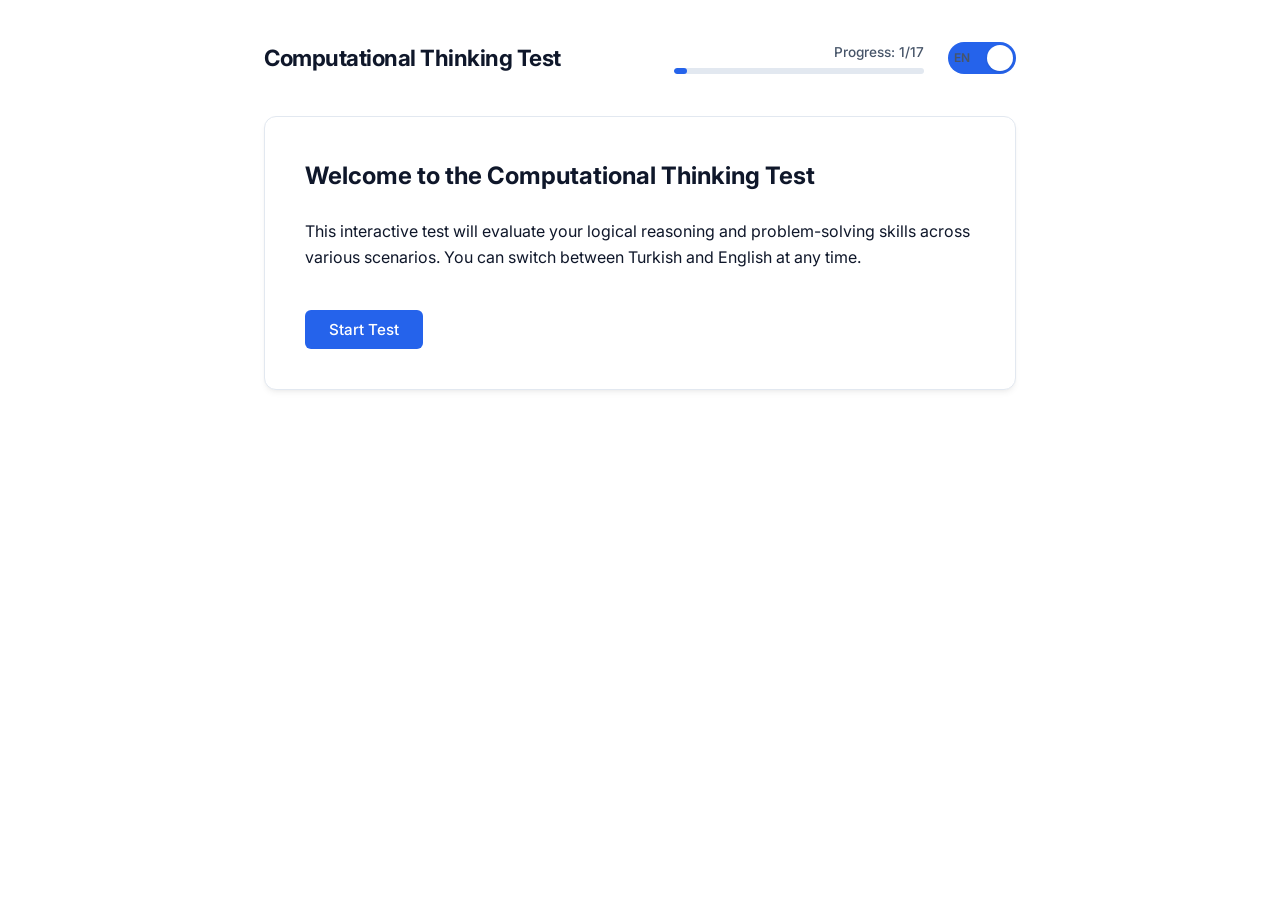
<file: index.html>
<!DOCTYPE html>
<html lang="en">
<head>
  <meta charset="UTF-8">
  <meta name="viewport" content="width=device-width, initial-scale=1.0">
  <title>Computational Thinking Test</title>
  <meta name="description" content="Interactive bilingual Computational Thinking Test for students.">
  <link rel="preconnect" href="https://fonts.googleapis.com">
  <link rel="preconnect" href="https://fonts.gstatic.com" crossorigin>
  <link href="https://fonts.googleapis.com/css2?family=Inter:wght@400;500;600;700&display=swap" rel="stylesheet">
  <link rel="stylesheet" href="styles.css">
</head>
<body>
  
  <main class="app-container">
    <header class="app-header">
      <h1 id="site-title">Computational Thinking Test</h1>
      
      <div class="header-controls">
        <div class="progress-bar-container">
          <div class="progress-info">
            <span id="progress-text">Progress: 1/17</span>
          </div>
          <div class="progress-bar">
            <div id="progress-fill" class="progress-fill"></div>
          </div>
        </div>

        <div class="lang-toggle">
          <input type="checkbox" id="language-switch" class="lang-checkbox">
          <label for="language-switch" class="lang-label">
            <span class="lang-en">EN</span>
            <span class="lang-tr">TR</span>
            <span class="lang-slider"></span>
          </label>
        </div>
      </div>
    </header>

    <section id="welcome-screen" class="view-section active">
      <div class="solid-card welcome-card">
        <h2 id="welcome-title">Welcome to the Computational Thinking Test</h2>
        <p id="welcome-desc">This interactive test will evaluate your logical reasoning and problem-solving skills across various scenarios. You can switch between Turkish and English at any time.</p>
        <div class="btn-group">
          <button id="start-btn" class="btn primary-btn">Start Test</button>
        </div>
      </div>
    </section>

    <section id="quiz-screen" class="view-section hidden">
      <div class="solid-card question-card">
        <div id="images-container" class="images-container">
          <!-- Images injected here dynamically -->
        </div>
        
        <div id="question-text" class="question-text">
          <!-- Text injected here dynamically -->
        </div>

        <div id="options-container" class="options-container">
          <!-- Options injected here dynamically -->
        </div>

        <div class="card-footer">
          <button id="prev-btn" class="btn secondary-btn" disabled>Previous</button>
          <button id="next-btn" class="btn primary-btn">Next</button>
          <button id="finish-btn" class="btn success-btn hidden">Finish Test</button>
        </div>
      </div>
    </section>

    <section id="results-screen" class="view-section hidden">
      <div class="solid-card results-card">
        <h2 id="results-title">Test Complete!</h2>
        <div class="score-circle">
          <span id="score-value">0</span>
          <span class="score-total" id="score-out-of">/ 17</span>
        </div>
        <p id="results-message">Great job completing the test.</p>
        <div class="btn-group">
          <button id="restart-btn" class="btn primary-btn">Restart Test</button>
        </div>
      </div>
    </section>

  </main>

  <script src="data.js"></script>
  <script src="app.js"></script>
</body>
</html>
</file>
<file: styles.css>
:root {
  --bg-color: #ffffff;
  --bg-elevated: #ffffff;
  
  --text-main: #0f172a;
  --text-secondary: #475569;
  
  --primary-color: #2563eb;
  --primary-hover: #1d4ed8;
  
  --success-color: #16a34a;
  --success-hover: #15803d;
  
  --border-color: #e2e8f0;
  --card-shadow: 0 4px 6px -1px rgba(0, 0, 0, 0.05), 0 2px 4px -2px rgba(0, 0, 0, 0.05);

  --font-family: 'Inter', sans-serif;
  --transition: all 0.2s ease-in-out;
}

* {
  margin: 0;
  padding: 0;
  box-sizing: border-box;
}

body {
  font-family: var(--font-family);
  background-color: var(--bg-color);
  color: var(--text-main);
  min-height: 100vh;
  overflow-x: hidden;
  position: relative;
  line-height: 1.6;
}

/* Layout container */
.app-container {
  max-width: 800px;
  margin: 0 auto;
  padding: 2.5rem 1.5rem;
  display: flex;
  flex-direction: column;
  min-height: 100vh;
}

/* Header */
.app-header {
  display: flex;
  flex-wrap: wrap;
  justify-content: space-between;
  align-items: center;
  margin-bottom: 2.5rem;
  gap: 1.5rem;
}

h1#site-title {
  font-size: 1.4rem;
  font-weight: 700;
  color: var(--text-main);
  letter-spacing: -0.5px;
}

.header-controls {
  display: flex;
  align-items: center;
  gap: 1.5rem;
  flex-grow: 1;
  justify-content: flex-end;
}

/* Progress Bar */
.progress-bar-container {
  flex-grow: 1;
  max-width: 250px;
}

.progress-info {
  font-size: 0.85rem;
  color: var(--text-secondary);
  margin-bottom: 0.3rem;
  font-weight: 500;
  text-align: right;
}

.progress-bar {
  height: 6px;
  background: var(--border-color);
  border-radius: 4px;
  overflow: hidden;
}

.progress-fill {
  height: 100%;
  background: var(--primary-color);
  width: 5%;
  transition: width 0.3s ease-out;
  border-radius: 4px;
}

/* Toggle Switch for Language */
.lang-toggle {
  position: relative;
}

.lang-checkbox {
  opacity: 0;
  position: absolute;
}

.lang-label {
  display: flex;
  align-items: center;
  justify-content: space-between;
  width: 68px;
  height: 32px;
  background: var(--border-color);
  border-radius: 16px;
  position: relative;
  cursor: pointer;
  padding: 0 6px;
  font-size: 0.75rem;
  font-weight: 600;
  color: var(--text-secondary);
  transition: var(--transition);
}

.lang-slider {
  position: absolute;
  top: 3px;
  left: 3px;
  width: 26px;
  height: 26px;
  background: var(--bg-elevated);
  border-radius: 50%;
  transition: transform 0.2s ease-in-out;
  box-shadow: 0 1px 3px rgba(0,0,0,0.1);
}

.lang-checkbox:checked + .lang-label .lang-slider {
  transform: translateX(36px);
}

.lang-checkbox:checked + .lang-label {
  background: var(--primary-color);
}
.lang-checkbox:checked + .lang-label .lang-en {
  color: var(--text-secondary);
}
.lang-checkbox:checked + .lang-label .lang-tr {
  color: var(--bg-elevated);
}
.lang-checkbox:not(:checked) + .lang-label {
  background: var(--primary-color);
}
.lang-checkbox:not(:checked) + .lang-label .lang-en {
  color: var(--bg-elevated);
}
.lang-checkbox:not(:checked) + .lang-label .lang-tr {
  color: var(--text-secondary);
}

.lang-tr, .lang-en {
  z-index: 1;
  transition: 0.3s color;
}

/* Solid Clean Cards */
.solid-card {
  background: var(--bg-elevated);
  border: 1px solid var(--border-color);
  border-radius: 12px;
  padding: 2.5rem;
  box-shadow: var(--card-shadow);
  display: flex;
  flex-direction: column;
  gap: 1.5rem;
}

/* Typography styles */
.question-text {
  font-size: 1.1rem;
  font-weight: 400;
  color: var(--text-main);
  margin-bottom: 1rem;
}

.question-text strong, .question-text b {
  font-weight: 600;
  color: var(--text-main);
  display: block;
  margin-top: 1rem;
}

/* Data Table Styling within Questions */
.data-table {
  width: 100%;
  border-collapse: collapse;
  margin: 1.5rem 0;
  font-size: 0.95rem;
}

.data-table th, .data-table td {
  padding: 10px 14px;
  text-align: left;
  border: 1px solid var(--border-color);
}

.data-table th {
  background: var(--bg-color);
  font-weight: 600;
  color: var(--text-main);
}

/* Images Container */
.images-container {
  display: flex;
  flex-wrap: wrap;
  gap: 1rem;
  justify-content: flex-start;
  align-items: center;
}

.images-container img {
  max-width: 100%;
  height: auto;
  border-radius: 8px;
  border: 1px solid var(--border-color);
  padding: 5px;
  background: #fff;
  max-height: 250px;
  object-fit: contain;
}

/* Buttons */
.btn {
  padding: 10px 24px;
  font-size: 0.95rem;
  font-weight: 500;
  border-radius: 6px;
  border: none;
  cursor: pointer;
  font-family: var(--font-family);
  transition: var(--transition);
  display: inline-flex;
  align-items: center;
  justify-content: center;
}

.btn-group {
  margin-top: 1rem;
}

.primary-btn {
  background: var(--primary-color);
  color: #fff;
}

.primary-btn:hover:not(:disabled) {
  background: var(--primary-hover);
}

.secondary-btn {
  background: var(--bg-elevated);
  color: var(--text-main);
  border: 1px solid var(--border-color);
}

.secondary-btn:hover:not(:disabled) {
  background: var(--bg-color);
}

.success-btn {
  background: var(--success-color);
  color: #fff;
}

.success-btn:hover:not(:disabled) {
  background: var(--success-hover);
}

.btn:disabled {
  opacity: 0.5;
  cursor: not-allowed;
}

/* Options */
.options-container {
  display: flex;
  flex-direction: column;
  gap: 0.8rem;
}

.option-btn {
  background: var(--bg-elevated);
  border: 1px solid var(--border-color);
  padding: 14px 18px;
  border-radius: 8px;
  text-align: left;
  font-size: 1rem;
  color: var(--text-main);
  cursor: pointer;
  transition: var(--transition);
  font-family: var(--font-family);
  display: flex;
  align-items: center;
}

.option-btn:hover {
  border-color: var(--primary-color);
  background: #eff6ff; /* light blue hint */
}

.option-btn.selected {
  background: #eff6ff;
  border-color: var(--primary-color);
  box-shadow: inset 0 0 0 1px var(--primary-color);
  font-weight: 500;
}

/* Card Footer */
.card-footer {
  display: flex;
  justify-content: space-between;
  margin-top: 1rem;
  border-top: 1px solid var(--border-color);
  padding-top: 1.5rem;
}

/* Results Screen */
.results-card {
  text-align: center;
  align-items: center;
  padding: 3rem 2rem;
}

#results-title {
  font-size: 2rem;
  font-weight: 700;
  margin-bottom: 0.5rem;
}

.score-circle {
  margin: 1.5rem auto;
  padding: 2rem;
  border-radius: 50%;
  background: #eff6ff;
  border: 4px solid var(--primary-color);
  width: 160px;
  height: 160px;
  display: flex;
  flex-direction: column;
  align-items: center;
  justify-content: center;
}

#score-value {
  font-size: 3rem;
  font-weight: 700;
  color: var(--primary-color);
  line-height: 1;
}

.score-total {
  font-size: 1.2rem;
  color: var(--text-secondary);
}

#results-message {
  font-size: 1.1rem;
  color: var(--text-secondary);
  margin-bottom: 1.5rem;
}

/* View Switching */
.view-section {
  display: none;
  opacity: 0;
  transition: opacity 0.3s ease;
}

.view-section.active {
  display: block;
  opacity: 1;
  animation: fadeIn 0.4s forwards;
}

.hidden {
  display: none !important;
}

@keyframes fadeIn {
  from { opacity: 0; transform: translateY(5px); }
  to { opacity: 1; transform: translateY(0); }
}

@media (max-width: 600px) {
  .app-header {
    flex-direction: column;
    align-items: flex-start;
  }
  
  .header-controls {
    width: 100%;
    justify-content: space-between;
  }
  
  .solid-card {
    padding: 1.5rem;
  }
}
</file>
